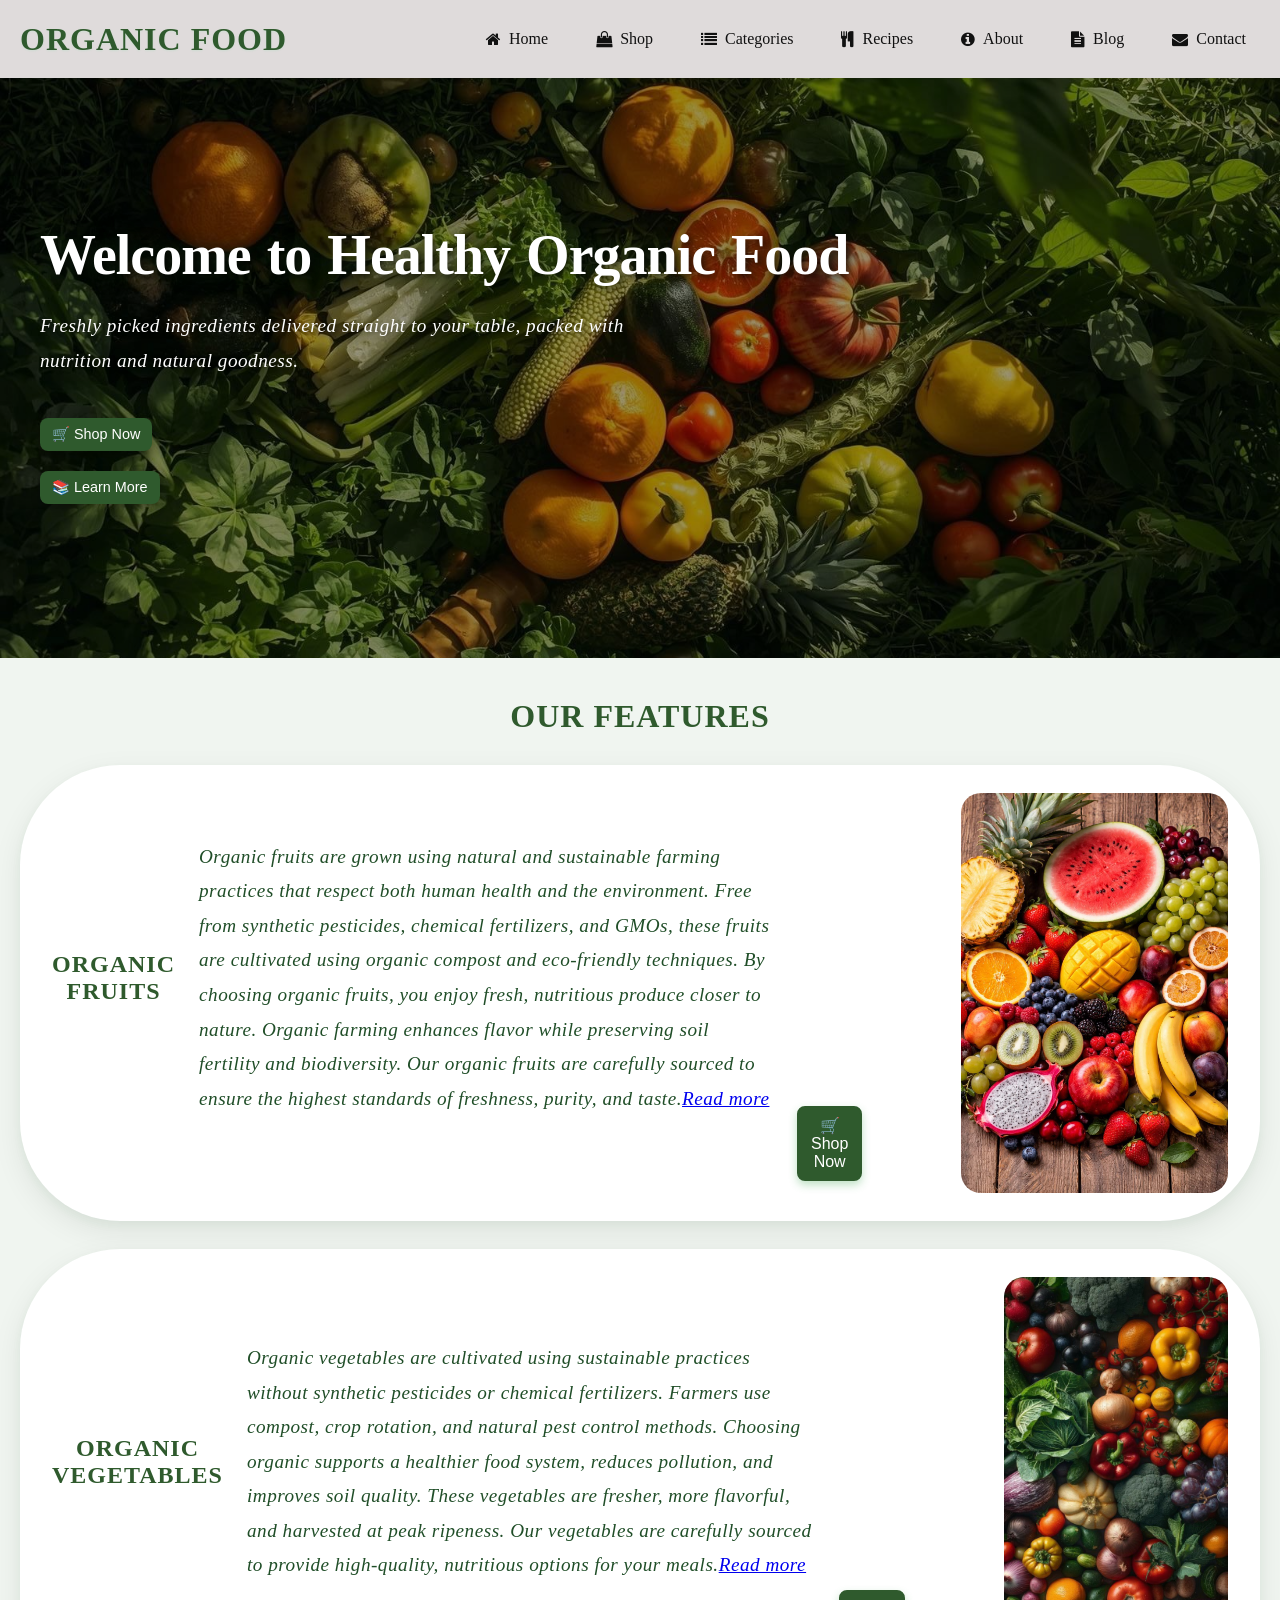
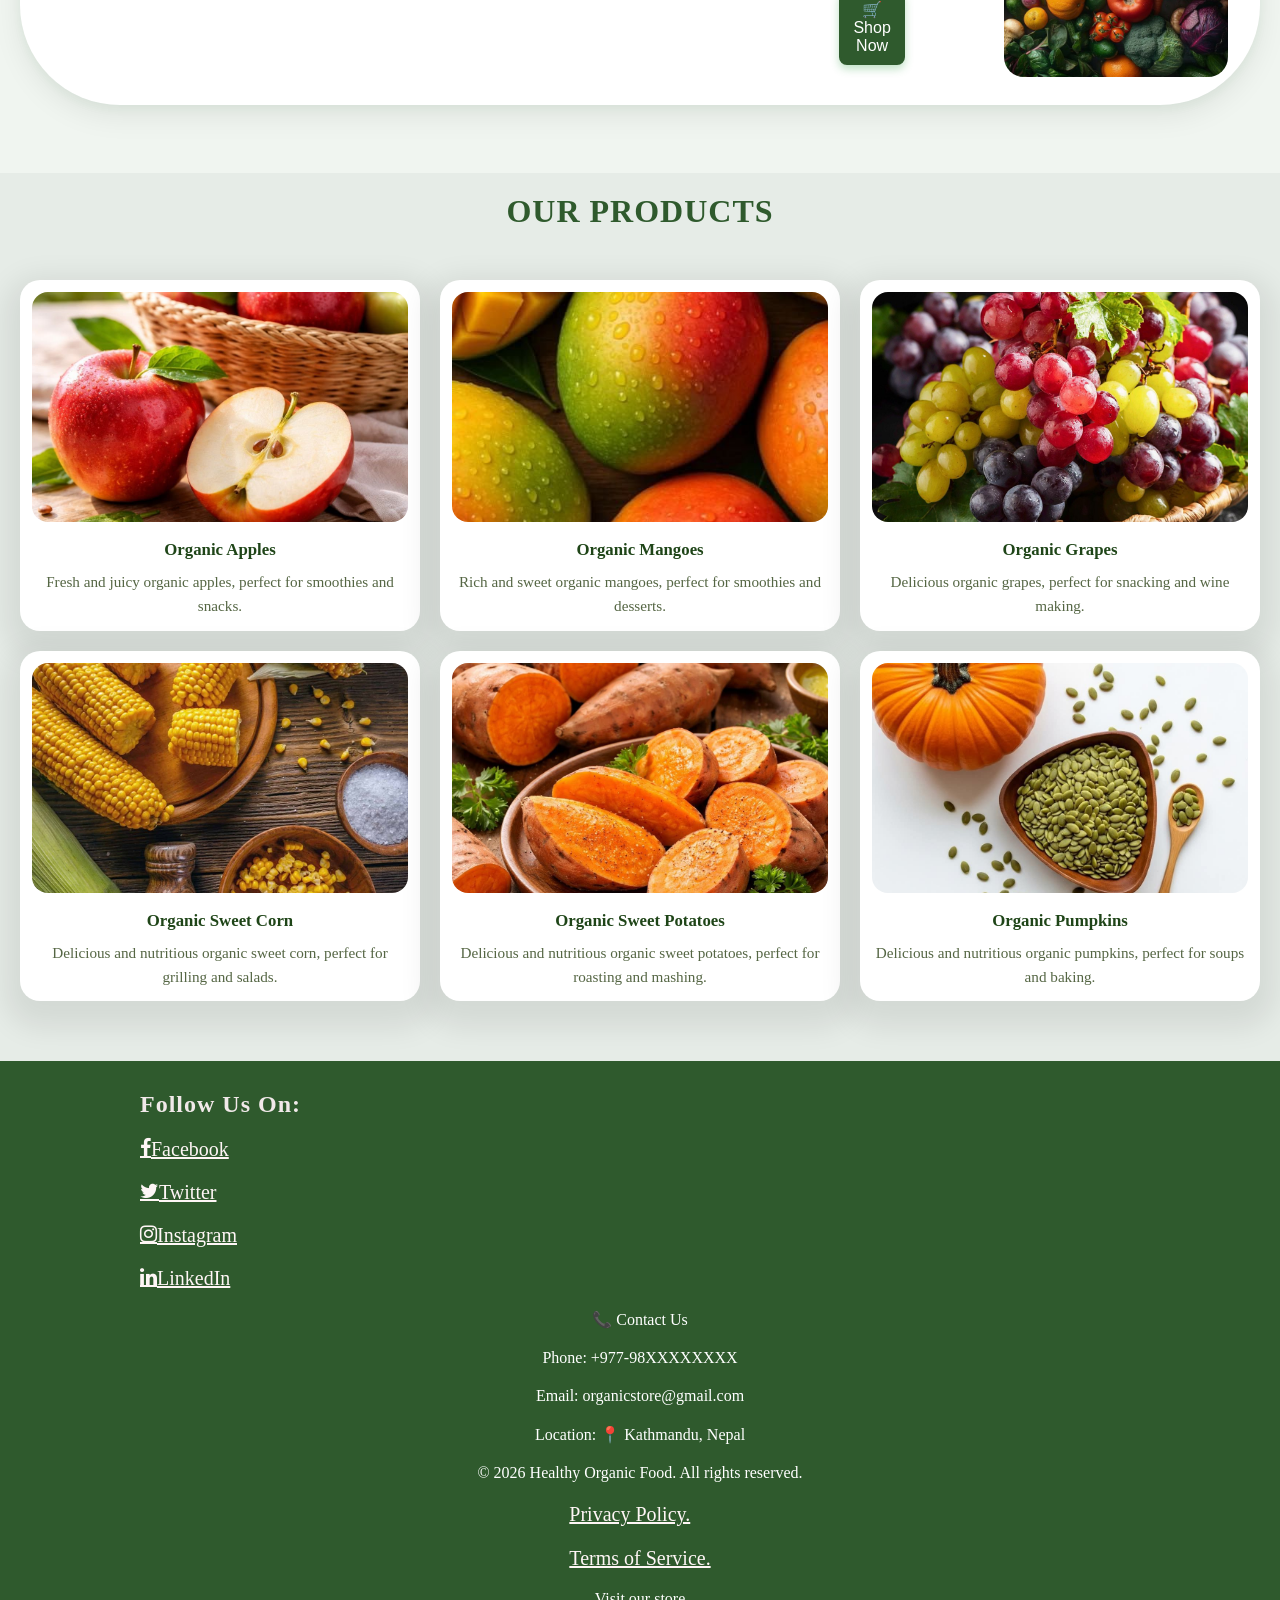
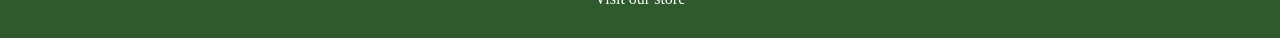
<file: food website/index.html>
<!DOCTYPE html>
<html lang="en">
<head>
    <meta charset="UTF-8">
    <meta name="viewport" content="width=device-width, initial-scale=1.0">
    <title>Food website of Darsu</title>
    <link rel="stylesheet" href="style.css">
    <link rel="stylesheet" href="https://cdnjs.cloudflare.com/ajax/libs/font-awesome/4.7.0/css/font-awesome.min.css">
</head>
<body>

    <header>
        <div class="container">
            <div class="logo">
                <h1>Organic Food</h1>
            </div>
            <nav>
                <ul>
                   <li><a href="#"><i class="fa fa-home"></i> Home</a></li>
                    <li><a href="#"><i class="fa fa-shopping-bag"></i> Shop</a></li>
                    <li><a href="#"><i class="fa fa-list"></i> Categories</a></li>
                    <li><a href="#"><i class="fa fa-cutlery"></i> Recipes</a></li>
                    <li><a href="#"><i class="fa fa-info-circle"></i> About</a></li>
                    <li><a href="#"><i class="fa fa-file-text"></i> Blog</a></li>
                    <li><a href="#"><i class="fa fa-envelope"></i> Contact</a></li>
                </ul>
            </nav>
        </div>
    </header>


    <section class="hero">
        <div class="container">
            <h1>Welcome to Healthy Organic Food</h1>
            <p>Freshly picked ingredients delivered straight to your table, packed with nutrition and natural goodness.</p>
            <a href="#" class="btn">
                <button>🛒 Shop Now</button>
            </a>
            <a href="#" class="btn">
                <button>📚 Learn More</button>
            </a>
            <img src="healty food.jpeg" alt="Fresh organic vegetables" class="hero-image">
        </div>
    </section>

    <section class="features">
    <div class="features-container">
        <h2>Our Features</h2>
        <div class="features-cart">
            <h3>Organic Fruits</h3>
            <p>
                Organic fruits are grown using natural and sustainable farming practices that respect both human health and the environment. Free from synthetic pesticides, chemical fertilizers, and GMOs, these fruits are cultivated using organic compost and eco-friendly techniques.

                By choosing organic fruits, you enjoy fresh, nutritious produce closer to nature. Organic farming enhances flavor while preserving soil fertility and biodiversity.

                Our organic fruits are carefully sourced to ensure the highest standards of freshness, purity, and taste.<a href="#">Read more</a>
            </p>
            <a href="#" class="btn"><button>🛒Shop Now</button></a>
            <img src="Fruitssss.jpeg" alt="Fresh organic fruits" class="features-image">
        </div>

        <div class="features-cart">
            <h3>Organic Vegetables</h3>
            <p>
                Organic vegetables are cultivated using sustainable practices without synthetic pesticides or chemical fertilizers. Farmers use compost, crop rotation, and natural pest control methods.

                Choosing organic supports a healthier food system, reduces pollution, and improves soil quality. These vegetables are fresher, more flavorful, and harvested at peak ripeness.

                Our vegetables are carefully sourced to provide high-quality, nutritious options for your meals.<a href="#">Read more</a>
            </p>
            <a href="#" class="btn"><button>🛒Shop Now</button></a>
            <img src="Vegatblesssssss.jpeg" alt="Fresh organic vegetables" class="features-image">
        </div>
    </div>
</section>

<section class="product">
    <div class="container">
        <h2>Our Products</h2>
        <div class="product-list">
            <div class="product-Cart">
                <img src="Apple.jpeg" alt="Organic Apples">
                <h3>Organic Apples</h3>
                <p>Fresh and juicy organic apples, perfect for smoothies and snacks.</p>
            </div>
            <div class="product-Cart">
                <img src="Mango.jpeg" alt="Organic Mangoes">
                <h3>Organic Mangoes</h3>
                <p>Rich and sweet organic mangoes, perfect for smoothies and desserts.</p>
            </div>
            <div class="product-Cart">
                <img src="Graps.jpeg" alt="Organic Grapes">
                <h3>Organic Grapes</h3>
                <p>Delicious organic grapes, perfect for snacking and wine making.</p>
            </div>
            <div class="product-Cart">
                <img src="sweet corn.jpeg" alt="Organic Sweet Corn">
                <h3>Organic Sweet Corn</h3>
                <p>Delicious and nutritious organic sweet corn, perfect for grilling and salads.</p>
            </div>
            <div class="product-Cart">
                <img src="sweet patato.jpeg" alt="Organic Sweet Potatoes">
                <h3>Organic Sweet Potatoes</h3>
                <p>Delicious and nutritious organic sweet potatoes, perfect for roasting and mashing.</p>
            </div>
            <div class="product-Cart">
                <img src="pumkin.jpeg" alt="Organic Pumpkins">
                <h3>Organic Pumpkins</h3>
                <p>Delicious and nutritious organic pumpkins, perfect for soups and baking.</p>
            </div>
        </div>
    </div>
</section>


<footer>
    <div class="footer">
        <div class="social-media">
            <h2>Follow Us On: </h2>

            <a href="#"><i class="fa fa-facebook"></i> Facebook</a>
            <a href="#"><i class="fa fa-twitter"></i> Twitter</a>
            <a href="#"><i class="fa fa-instagram"></i> Instagram</a>
            <a href="#"><i class="fa fa-linkedin"></i> LinkedIn</a>

            <div class="contact-info">
                <p>📞 Contact Us</p>
                <p>Phone: +977-98XXXXXXXX</p>
                <p>Email: organicstore@gmail.com</p>
                <p>Location: 📍 Kathmandu, Nepal</p>
            </div>

            <p>&copy; 2026 Healthy Organic Food. All rights reserved.</p>

            <div class="legal-links">

            <a href="#">Privacy Policy.</a>
            <a href="#">Terms of Service.</a>
            </div>
            <p>Visit our store</p>
        </div>
    </div>
</footer>


</body>
</html>
</file>
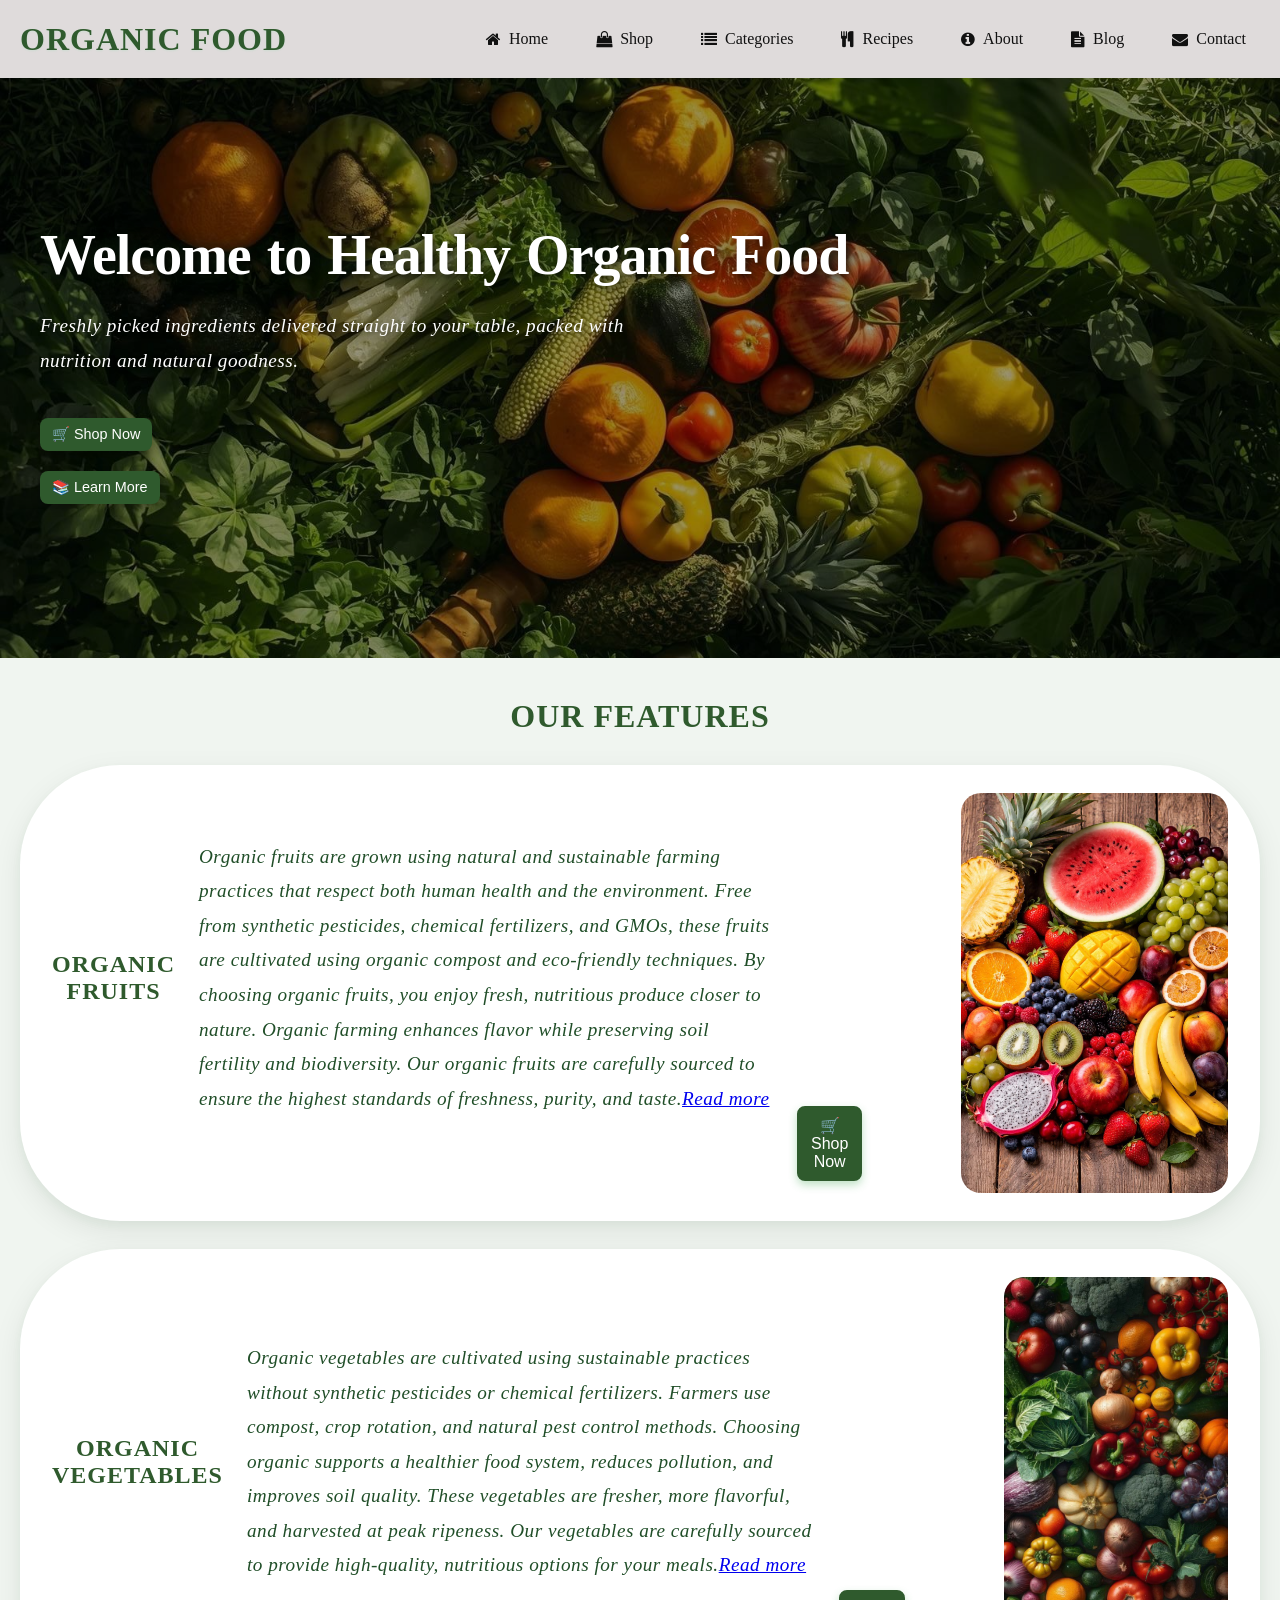
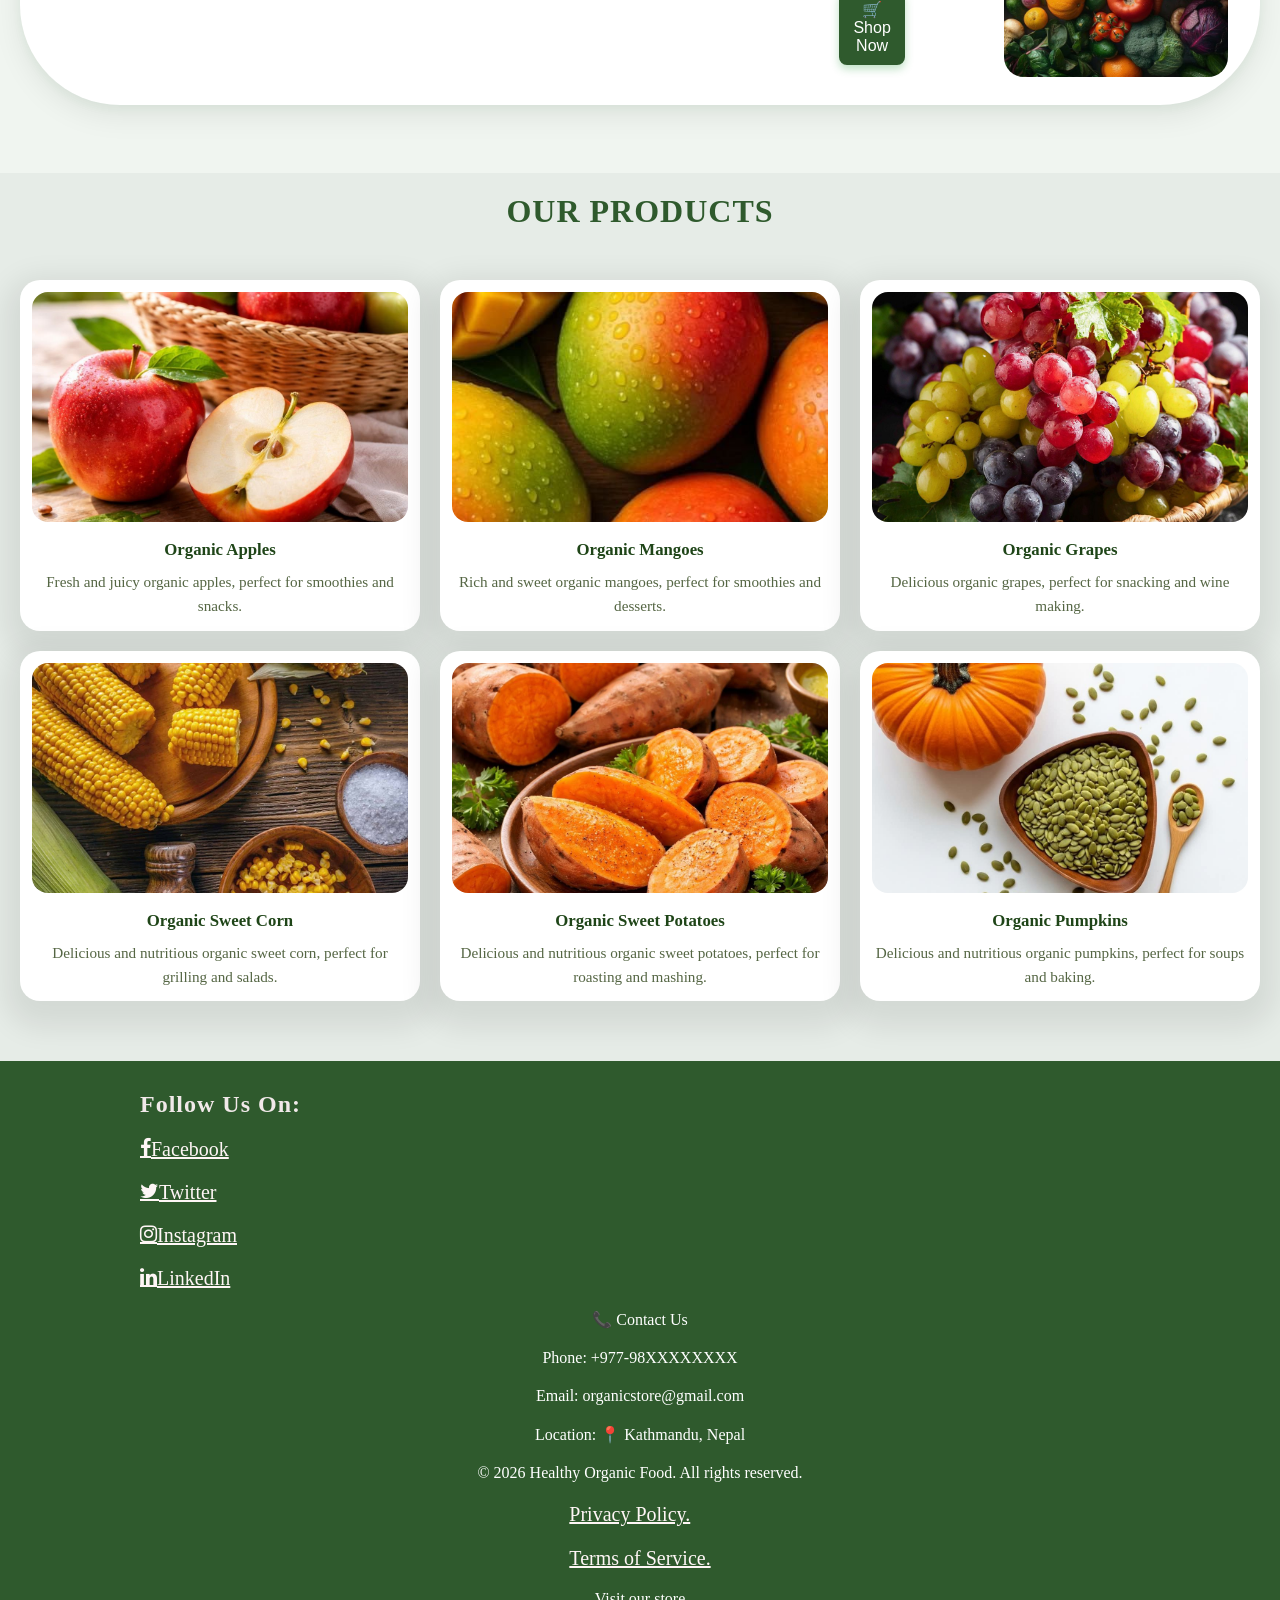
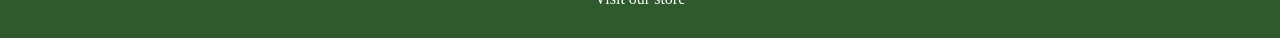
<file: food website/food website/index.html>
<!DOCTYPE html>
<html lang="en">
<head>
    <meta charset="UTF-8">
    <meta name="viewport" content="width=device-width, initial-scale=1.0">
    <title>Food website of Darsu</title>
    <link rel="stylesheet" href="style.css">
    <link rel="stylesheet" href="https://cdnjs.cloudflare.com/ajax/libs/font-awesome/4.7.0/css/font-awesome.min.css">
</head>
<body>

    <header>
        <div class="container">
            <div class="logo">
                <h1>Organic Food</h1>
            </div>
            <nav>
                <ul>
                   <li><a href="#"><i class="fa fa-home"></i> Home</a></li>
                    <li><a href="#"><i class="fa fa-shopping-bag"></i> Shop</a></li>
                    <li><a href="#"><i class="fa fa-list"></i> Categories</a></li>
                    <li><a href="#"><i class="fa fa-cutlery"></i> Recipes</a></li>
                    <li><a href="#"><i class="fa fa-info-circle"></i> About</a></li>
                    <li><a href="#"><i class="fa fa-file-text"></i> Blog</a></li>
                    <li><a href="#"><i class="fa fa-envelope"></i> Contact</a></li>
                </ul>
            </nav>
        </div>
    </header>


    <section class="hero">
        <div class="container">
            <h1>Welcome to Healthy Organic Food</h1>
            <p>Freshly picked ingredients delivered straight to your table, packed with nutrition and natural goodness.</p>
            <a href="#" class="btn">
                <button>🛒 Shop Now</button>
            </a>
            <a href="#" class="btn">
                <button>📚 Learn More</button>
            </a>
            <img src="healty food.jpeg" alt="Fresh organic vegetables" class="hero-image">
        </div>
    </section>

    <section class="features">
    <div class="features-container">
        <h2>Our Features</h2>
        <div class="features-cart">
            <h3>Organic Fruits</h3>
            <p>
                Organic fruits are grown using natural and sustainable farming practices that respect both human health and the environment. Free from synthetic pesticides, chemical fertilizers, and GMOs, these fruits are cultivated using organic compost and eco-friendly techniques.

                By choosing organic fruits, you enjoy fresh, nutritious produce closer to nature. Organic farming enhances flavor while preserving soil fertility and biodiversity.

                Our organic fruits are carefully sourced to ensure the highest standards of freshness, purity, and taste.<a href="#">Read more</a>
            </p>
            <a href="#" class="btn"><button>🛒Shop Now</button></a>
            <img src="Fruitssss.jpeg" alt="Fresh organic fruits" class="features-image">
        </div>

        <div class="features-cart">
            <h3>Organic Vegetables</h3>
            <p>
                Organic vegetables are cultivated using sustainable practices without synthetic pesticides or chemical fertilizers. Farmers use compost, crop rotation, and natural pest control methods.

                Choosing organic supports a healthier food system, reduces pollution, and improves soil quality. These vegetables are fresher, more flavorful, and harvested at peak ripeness.

                Our vegetables are carefully sourced to provide high-quality, nutritious options for your meals.<a href="#">Read more</a>
            </p>
            <a href="#" class="btn"><button>🛒Shop Now</button></a>
            <img src="Vegatblesssssss.jpeg" alt="Fresh organic vegetables" class="features-image">
        </div>
    </div>
</section>

<section class="product">
    <div class="container">
        <h2>Our Products</h2>
        <div class="product-list">
            <div class="product-Cart">
                <img src="Apple.jpeg" alt="Organic Apples">
                <h3>Organic Apples</h3>
                <p>Fresh and juicy organic apples, perfect for smoothies and snacks.</p>
            </div>
            <div class="product-Cart">
                <img src="Mango.jpeg" alt="Organic Mangoes">
                <h3>Organic Mangoes</h3>
                <p>Rich and sweet organic mangoes, perfect for smoothies and desserts.</p>
            </div>
            <div class="product-Cart">
                <img src="Graps.jpeg" alt="Organic Grapes">
                <h3>Organic Grapes</h3>
                <p>Delicious organic grapes, perfect for snacking and wine making.</p>
            </div>
            <div class="product-Cart">
                <img src="sweet corn.jpeg" alt="Organic Sweet Corn">
                <h3>Organic Sweet Corn</h3>
                <p>Delicious and nutritious organic sweet corn, perfect for grilling and salads.</p>
            </div>
            <div class="product-Cart">
                <img src="sweet patato.jpeg" alt="Organic Sweet Potatoes">
                <h3>Organic Sweet Potatoes</h3>
                <p>Delicious and nutritious organic sweet potatoes, perfect for roasting and mashing.</p>
            </div>
            <div class="product-Cart">
                <img src="pumkin.jpeg" alt="Organic Pumpkins">
                <h3>Organic Pumpkins</h3>
                <p>Delicious and nutritious organic pumpkins, perfect for soups and baking.</p>
            </div>
        </div>
    </div>
</section>


<footer>
    <div class="footer">
        <div class="social-media">
            <h2>Follow Us On: </h2>

            <a href="#"><i class="fa fa-facebook"></i> Facebook</a>
            <a href="#"><i class="fa fa-twitter"></i> Twitter</a>
            <a href="#"><i class="fa fa-instagram"></i> Instagram</a>
            <a href="#"><i class="fa fa-linkedin"></i> LinkedIn</a>

            <div class="contact-info">
                <p>📞 Contact Us</p>
                <p>Phone: +977-98XXXXXXXX</p>
                <p>Email: organicstore@gmail.com</p>
                <p>Location: 📍 Kathmandu, Nepal</p>
            </div>

            <p>&copy; 2026 Healthy Organic Food. All rights reserved.</p>

            <div class="legal-links">

            <a href="#">Privacy Policy.</a>
            <a href="#">Terms of Service.</a>
            </div>
            <p>Visit our store</p>
        </div>
    </div>
</footer>


</body>
</html>
</file>
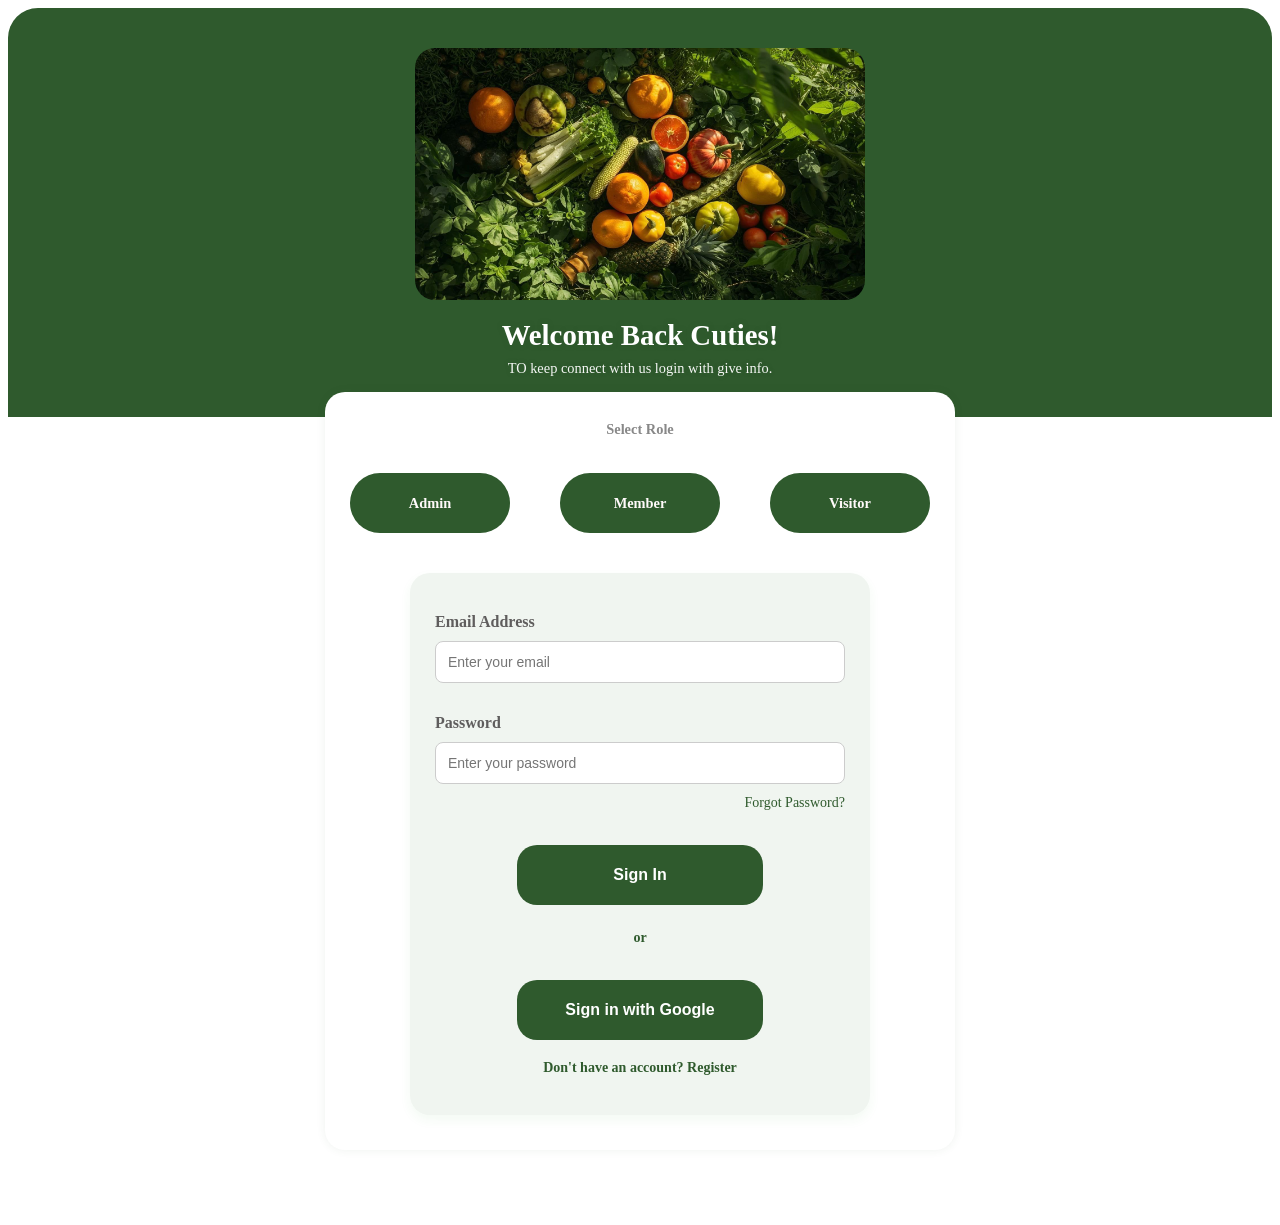
<file: food website/login.html>
<!DOCTYPE html>
<html lang="en">
<head>
    <meta charset="UTF-8">
    <meta name="viewport" content="width=device-width, initial-scale=1.0">
    <title>Welcome To Darsu food cafe</title>
    <link rel="stylesheet" href="login.css">
</head>
<body>
    <div class=" login">
        <img src="healty food.jpeg" alt="Food Background" class="login-image">
        <h2>Welcome Back Cuties!</h2> 
        <p>TO keep connect with us login with give info.</p>        
    </div>

<div class="role-section">
    <p class="role-title">Select Role</p>
    
    <div class="role-buttons">
        <button type="button" class="role-btn active">Admin</button>
        <button type="button" class="role-btn">Member</button>
        <button type="button" class="role-btn">Visitor</button>
    </div>
    <form class="login-form">
    <label>Email Address</label>
    <input type="email" placeholder="Enter your email" required>

    <label>Password</label>
    <input type="password" id="password" placeholder="Enter your password" required>

    <p onclick="window.location.href='forgot-password.html'">
    Forgot Password?
</p>
    <button type="Sign In">Sign In</button>
    <h3 class="sanu"> or </h3>
   <button type="button">
    Sign in with Google
</button>
  <h3 class="pukulu" onclick="window.location.href='register.html'">
  Don't have an account? Register
</h3>
</form>
</div>
    
</body>
</html>
</file>
<file: food website/style.css>
/* for whole page */
* {
    margin: 0;
    padding: 0;
    box-sizing: border-box;
}
body {
    background-color: #e6ece7;
}

/* Header section css */
header {
    background-color: #dfdbdb;
    box-shadow: 0 2px 4px 10pxpxrgba(236, 232, 232, 0.1);
}
.container {
    display: flex;
    justify-content: space-between;
    align-items: center;
    padding: 20px;
}
.logo h1 {
    color: #2f5a2d;
    margin: 0;
    font-size: 2rem;
    font-weight: 700;
    font-family: 'Georgia', 'Times New Roman', serif;
    letter-spacing: 1px;
    text-transform: uppercase;
    cursor: pointer;
    transition: all 0.3s ease;
    text-shadow: 0 1px 2px rgba(72, 232, 136, 0.1);
}
.logo h1:hover {
    color: #1a3d1f;
    transform: scale(1.05);
    text-shadow: 0 2px 4px rgba(0, 0, 0, 0.2);
}
nav {
    padding: 0;
}
nav ul {
    display: flex;
    gap: 20px;
    list-style: none;
    margin: 0;
    padding: 0;
    align-items: center;
}
nav li {
    margin: 0;
    border-radius: 20px;
    transition: background-color 0.3s ease;
}
nav li:hover {
    background-color: rgba(80, 187, 83, 0.5);
}
nav a {
    display: inline-flex;
    align-items: center;
    gap: 8px;
    padding: 10px 14px;
    color: #111;
    text-decoration: none;
    border-radius: 8px;
    transition: color 0.3s ease;
}
nav a:hover {
    color: #2f5a2d;
}

/* Hero Section */
/* for image */
.hero {
    background: url('healty food.jpeg') center/cover no-repeat;
    min-height: 580px;
    display: flex;
    align-items: center;
    justify-content: flex-start;
    position: relative;
}
/* Dark overlay layer - makes background image darker so white text is readable */
.hero::before {
    content: '';
    position: absolute;
    top: 0;
    left: 0;
    right: 0;
    bottom: 0;
    background: rgba(0, 0, 0, 0.4);  /* 40% black transparency */
    z-index: 1;  /* Sits on top of background image */
}

/* Position text and buttons on top of the dark overlay */
.hero .container {
    position: relative;
    z-index: 2;  /* Sits above the dark overlay */
    display: flex;
    flex-direction: column;  /* Stack items vertically */
    align-items: flex-start;  /* Align text to the left */
    justify-content: center;  /* Center vertically on page */
    text-align: left;
    padding: 40px;  /* Space around content */
}
/* h1 and p */
.hero h1 {
    color: #fff;
    font-size: 3.5rem;
    margin-bottom: 20px;
    font-family: 'Playfair Display', serif;
    font-weight: 900;
    letter-spacing: -1px;
    line-height: 1.2;
    text-shadow: 3px 3px 6px rgba(0, 0, 0, 0.6), 0 0 20px rgba(47, 90, 45, 0.4);
    word-spacing: 3px;
}
.hero p {
    color: #fff;
    font-size: 1.2rem;
    margin-bottom: 30px;
    max-width: 600px;
    font-family: 'Lora', serif;
    font-weight: 500;
    line-height: 1.8;
    letter-spacing: 0.5px;
    text-shadow: 2px 2px 4px rgba(0, 0, 0, 0.5);
    font-style: italic;
}
/* for buttons */
.hero .btn {
    display: inline-block;
    margin: 10px 15px 10px 0;
}
.hero .btn button {
    background-color: #2f5a2d;
    color: white;
    padding: 8px 12px;
    border: none;
    border-radius: 8px;
    font-size: 0.9rem;
    cursor: pointer;
    transition: all 0.3s ease;
    box-shadow: 0 4px 8px rgba(0, 0, 0, 0.3);
}
.hero .btn button:hover {
    background-color: #1a3d1f;
    transform: translateY(-2px);
    box-shadow: 0 6px 12px rgba(0, 0, 0, 0.4);
}

.hero-image {
    display: none;
}

.features {
    background-color: #f0f5f0;
    padding: 40px 20px;
}
.features h2{
    color: #2f5a2d;
    margin: 0 0 30px 0;
    font-size: 2rem;
    font-weight: 700;
    font-family: 'Georgia', 'Times New Roman', serif;
    letter-spacing: 1px;
    text-transform: uppercase;
    text-align: center;
    transition: all 0.3s ease;
}
.features h2:hover{
    color: #1a3d1f;
    transform: scale(1.03);
    text-shadow: 0 2px 4px rgba(0, 0, 0, 0.15);
}

/* Product cards row:  */
.features-list {
    display: flex;
    flex-wrap: wrap;
    gap: 30px;
    justify-content: flex-start;
    margin-top: 50px;
    padding: 0;
    list-style: none;
    
    /* Subtle animation on children when they appear */
    animation: fadeInUp 0.6s ease forwards;
}

.features-list > * {
    transition: all 0.4s cubic-bezier(0.4, 0, 0.2, 1);
}

.features-list > *:hover {
    transform: translateY(-8px);
}

/* Optional smooth entrance animation */
@keyframes fadeInUp {
    from {
        opacity: 0;
        transform: translateY(30px);
    }
    to {
        opacity: 1;
        transform: translateY(0);
    }
}

.features-cart {
    display: flex;
    align-items: center;
    gap: 24px;
    background: #ffffff;
    border-radius: 100px;
    padding: 28px 32px;
    box-shadow: 0 10px 30px rgba(0, 0, 0, 0.08),
                0 4px 10px rgba(47, 162, 57, 0.05);
    margin-bottom: 28px;
    max-width: 100%;
    transition: all 0.4s cubic-bezier(0.4, 0, 0.2, 1);
    border: 1px solid 10px rgba(123, 229, 144, 0.04);
}

.features-cart img {
   width: 400px;
    height: 400px;
    object-fit: cover;
    border-radius: 20px;
}


.features-cart p {
    color: #204e28;
    font-size: 1.2rem;
    margin-bottom: 30px;
    max-width: 600px;
    font-family: 'Lora', serif;
    font-weight: 500;
    line-height: 1.8;
    letter-spacing: 0.5px;
    font-style: italic;
}

.features-cart .btn {
    display: inline-block;
    margin: 10px 15px 10px 0;
    padding-top: 300px;
    padding-right: 60px;
}
.features-cart .btn button {
    background-color: #2f5a2d;
    color: white;
    padding: 8px 12px;
    border: 2px solid #2f5a2d;
    border-radius: 8px;
    font-size: 1rem;
    cursor: pointer;
    transition: all 0.3s ease;
    box-shadow: 0 4px 8px rgba(42, 157, 63, 0.3);
    align-items: center;
}
.features-cart .btn button:hover {
    background-color: #1a3d1f;
    transform: translateY(-2px);
    box-shadow: 0 6px 12px rgba(42, 157, 63, 0.3);
}

.features h3 {
    color: #2f5a2d;
    margin: 0 0 30px 0;
    font-size: 1.5rem;
    font-weight: 700;
    font-family: 'Georgia', 'Times New Roman', serif;
    letter-spacing: 1px;
    text-transform: uppercase;
    text-align: center;
    transition: all 0.3s ease;
   
}


/* Product section */ /*h2 desegning */
.product .container {
    display: flex;
    flex-direction: column;
    align-items: center;
    gap: 20px;
}

.product h2 {
    color: #2f5a2d;
    margin: 0;
    font-size: 2rem;
    font-weight: 700;
    font-family: 'Georgia', 'Times New Roman', serif;
    letter-spacing: 1px;
    text-transform: uppercase;
    text-align: center;
    transition: all 0.3s ease;
}
.product h2:hover {
    color: #1a3d1f;
    transform: scale(1.03);
    text-shadow: 0 2px 4px rgba(0, 0, 0, 0.15);
}

/* Product cards row:  */
.product-list {
    display: flex;
    flex-wrap: wrap;
    gap: 20px;
    justify-content: center;
    margin-top: 30px;
}

.product-Cart {
    flex: 1 1 calc(33.333% - 20px);
    background-color: #ffffff;
    border-radius: 20px;
    padding: 12px;
    box-shadow: 0 12px 28px 15px rgba(0, 0, 0, 0.08);
    text-align: center;
    transition: all 0.3s ease;
}

.product-Cart:hover {
    background-color: rgba(76, 175, 80, 0.15);
    transform: translateY(-8px) scale(1.02);
    box-shadow: 0 25px 50px 10px rgba(47, 90, 45, 0.2);
    border: 2px solid rgba(76, 175, 80, 0.3);
}

.product-Cart img {
    width: 100%;
    height: 230px;
    object-fit: cover;
    border-radius: 16px;
    margin-bottom: 14px;
    
}

.product-Cart h3 {
    margin-bottom: 10px;
    font-size: 1.05rem;
    color: #1f4518;
}

.product-Cart p {
    color: #556644;
    line-height: 1.6;
    font-size: 0.95rem;
}

@media (max-width: 900px) {
    .product-Cart {
        flex: 1 1 calc(50% - 20px);
    }
}

@media (max-width: 620px) {
    .product-list {
        flex-direction: column;
    }
    .product-Cart {
        flex: 1 1 100%;
    }
}
/* Main footer */
footer {
    background-color: #2f5a2d;
    color: white;
    padding: 30px 20px;
    text-align: center;
}

/* Main footer */
footer {
    background-color: #2f5a2d;
    color: white;
    padding: 30px 20px;
    text-align: center;
    margin-top: 40px;
}

.footer {
    max-width: 1000px;
    margin: auto;
}

.social-media h2 {
    color: #f1e9e9;
    font-size: 24px;
    font-weight: 600;
    margin-bottom: 15px;
    letter-spacing: 1px;
    font-family: 'Georgia', 'Times New Roman', serif;
    text-align: left;
}
.social-media a {
    display: flex;
    color: #fff6f6;
    font-size: 20px;
    transition: color 0.3s ease;
    justify-content: flex-start;
    margin-top: 20px;
}

.social-media a:hover {
    color: #a8d5a8;
}

.legal-links {
    display: inline-block;
    justify-content: center;
    margin: 0;
    padding: 0;
    line-height: 1.2;
}

.footer p {
    padding-top: 20px;
}

/* ===== Recipe page styles (migrated from recipes.css) ===== */
/* Keeps recipe-specific layout while reusing site colors */
.page-header{
    text-align:center;
    padding:60px;
    background:linear-gradient(135deg,#2f5a2d,#4a9e4a);
    color:white;
}

.featured{
    display:grid;
    grid-template-columns:1fr 1fr;
    margin:50px auto;
    max-width:1100px;
    background:#fff;
    border-radius:15px;
    overflow:hidden;
}
.featured img{width:100%;height:100%;object-fit:cover}
.featured-text{padding:40px}

.recipe-search{ text-align:center; margin:30px }
.recipe-search input{ padding:12px; width:60%; max-width:560px; border-radius:20px; border:1px solid #ccc }

.recipe-tags{ display:flex; justify-content:center; gap:10px; flex-wrap:wrap; margin:10px 20px }
.recipe-tags span{ padding:8px 16px; background:white; border:1px solid #ddd; border-radius:20px; cursor:pointer }
.recipe-tags span.active{ background:#2f5a2d; color:white }

.recipe-grid{ display:grid; grid-template-columns:repeat(auto-fill,minmax(250px,1fr)); gap:20px; padding:40px; max-width:1200px; margin:0 auto }
.recipe-card{ background:white; border-radius:10px; overflow:hidden; box-shadow:0 8px 24px rgba(0,0,0,0.06) }
.recipe-card img{ width:100%; height:180px; object-fit:cover }
.recipe-info{ padding:14px }

/* small responsive tweaks */
@media (max-width:800px){
  .featured{ grid-template-columns:1fr; margin:20px }
  .recipe-search input{ width:90% }
}

/* ensure footer spacing for recipe page */
footer{ margin-top:40px }

/* end recipe styles */
</file>
<file: food website/food website/style.css>
/* for whole page */
* {
    margin: 0;
    padding: 0;
    box-sizing: border-box;
}
body {
    background-color: #e6ece7;
}

/* Header section css */
header {
    background-color: #dfdbdb;
    box-shadow: 0 2px 4px 10pxpxrgba(236, 232, 232, 0.1);
}
.container {
    display: flex;
    justify-content: space-between;
    align-items: center;
    padding: 20px;
}
.logo h1 {
    color: #2f5a2d;
    margin: 0;
    font-size: 2rem;
    font-weight: 700;
    font-family: 'Georgia', 'Times New Roman', serif;
    letter-spacing: 1px;
    text-transform: uppercase;
    cursor: pointer;
    transition: all 0.3s ease;
    text-shadow: 0 1px 2px rgba(72, 232, 136, 0.1);
}
.logo h1:hover {
    color: #1a3d1f;
    transform: scale(1.05);
    text-shadow: 0 2px 4px rgba(0, 0, 0, 0.2);
}
nav {
    padding: 0;
}
nav ul {
    display: flex;
    gap: 20px;
    list-style: none;
    margin: 0;
    padding: 0;
    align-items: center;
}
nav li {
    margin: 0;
    border-radius: 20px;
    transition: background-color 0.3s ease;
}
nav li:hover {
    background-color: rgba(80, 187, 83, 0.5);
}
nav a {
    display: inline-flex;
    align-items: center;
    gap: 8px;
    padding: 10px 14px;
    color: #111;
    text-decoration: none;
    border-radius: 8px;
    transition: color 0.3s ease;
}
nav a:hover {
    color: #2f5a2d;
}

/* Hero Section */
/* for image */
.hero {
    background: url('healty food.jpeg') center/cover no-repeat;
    min-height: 580px;
    display: flex;
    align-items: center;
    justify-content: flex-start;
    position: relative;
}
/* Dark overlay layer - makes background image darker so white text is readable */
.hero::before {
    content: '';
    position: absolute;
    top: 0;
    left: 0;
    right: 0;
    bottom: 0;
    background: rgba(0, 0, 0, 0.4);  /* 40% black transparency */
    z-index: 1;  /* Sits on top of background image */
}

/* Position text and buttons on top of the dark overlay */
.hero .container {
    position: relative;
    z-index: 2;  /* Sits above the dark overlay */
    display: flex;
    flex-direction: column;  /* Stack items vertically */
    align-items: flex-start;  /* Align text to the left */
    justify-content: center;  /* Center vertically on page */
    text-align: left;
    padding: 40px;  /* Space around content */
}
/* h1 and p */
.hero h1 {
    color: #fff;
    font-size: 3.5rem;
    margin-bottom: 20px;
    font-family: 'Playfair Display', serif;
    font-weight: 900;
    letter-spacing: -1px;
    line-height: 1.2;
    text-shadow: 3px 3px 6px rgba(0, 0, 0, 0.6), 0 0 20px rgba(47, 90, 45, 0.4);
    word-spacing: 3px;
}
.hero p {
    color: #fff;
    font-size: 1.2rem;
    margin-bottom: 30px;
    max-width: 600px;
    font-family: 'Lora', serif;
    font-weight: 500;
    line-height: 1.8;
    letter-spacing: 0.5px;
    text-shadow: 2px 2px 4px rgba(0, 0, 0, 0.5);
    font-style: italic;
}
/* for buttons */
.hero .btn {
    display: inline-block;
    margin: 10px 15px 10px 0;
}
.hero .btn button {
    background-color: #2f5a2d;
    color: white;
    padding: 8px 12px;
    border: none;
    border-radius: 8px;
    font-size: 0.9rem;
    cursor: pointer;
    transition: all 0.3s ease;
    box-shadow: 0 4px 8px rgba(0, 0, 0, 0.3);
}
.hero .btn button:hover {
    background-color: #1a3d1f;
    transform: translateY(-2px);
    box-shadow: 0 6px 12px rgba(0, 0, 0, 0.4);
}

.hero-image {
    display: none;
}

.features {
    background-color: #f0f5f0;
    padding: 40px 20px;
}
.features h2{
    color: #2f5a2d;
    margin: 0 0 30px 0;
    font-size: 2rem;
    font-weight: 700;
    font-family: 'Georgia', 'Times New Roman', serif;
    letter-spacing: 1px;
    text-transform: uppercase;
    text-align: center;
    transition: all 0.3s ease;
}
.features h2:hover{
    color: #1a3d1f;
    transform: scale(1.03);
    text-shadow: 0 2px 4px rgba(0, 0, 0, 0.15);
}

/* Product cards row:  */
.features-list {
    display: flex;
    flex-wrap: wrap;
    gap: 30px;
    justify-content: flex-start;
    margin-top: 50px;
    padding: 0;
    list-style: none;
    
    /* Subtle animation on children when they appear */
    animation: fadeInUp 0.6s ease forwards;
}

.features-list > * {
    transition: all 0.4s cubic-bezier(0.4, 0, 0.2, 1);
}

.features-list > *:hover {
    transform: translateY(-8px);
}

/* Optional smooth entrance animation */
@keyframes fadeInUp {
    from {
        opacity: 0;
        transform: translateY(30px);
    }
    to {
        opacity: 1;
        transform: translateY(0);
    }
}

.features-cart {
    display: flex;
    align-items: center;
    gap: 24px;
    background: #ffffff;
    border-radius: 100px;
    padding: 28px 32px;
    box-shadow: 0 10px 30px rgba(0, 0, 0, 0.08),
                0 4px 10px rgba(47, 162, 57, 0.05);
    margin-bottom: 28px;
    max-width: 100%;
    transition: all 0.4s cubic-bezier(0.4, 0, 0.2, 1);
    border: 1px solid 10px rgba(123, 229, 144, 0.04);
}

.features-cart img {
   width: 400px;
    height: 400px;
    object-fit: cover;
    border-radius: 20px;
}


.features-cart p {
    color: #204e28;
    font-size: 1.2rem;
    margin-bottom: 30px;
    max-width: 600px;
    font-family: 'Lora', serif;
    font-weight: 500;
    line-height: 1.8;
    letter-spacing: 0.5px;
    font-style: italic;
}

.features-cart .btn {
    display: inline-block;
    margin: 10px 15px 10px 0;
    padding-top: 300px;
    padding-right: 60px;
}
.features-cart .btn button {
    background-color: #2f5a2d;
    color: white;
    padding: 8px 12px;
    border: 2px solid #2f5a2d;
    border-radius: 8px;
    font-size: 1rem;
    cursor: pointer;
    transition: all 0.3s ease;
    box-shadow: 0 4px 8px rgba(42, 157, 63, 0.3);
    align-items: center;
}
.features-cart .btn button:hover {
    background-color: #1a3d1f;
    transform: translateY(-2px);
    box-shadow: 0 6px 12px rgba(42, 157, 63, 0.3);
}

.features h3 {
    color: #2f5a2d;
    margin: 0 0 30px 0;
    font-size: 1.5rem;
    font-weight: 700;
    font-family: 'Georgia', 'Times New Roman', serif;
    letter-spacing: 1px;
    text-transform: uppercase;
    text-align: center;
    transition: all 0.3s ease;
   
}


/* Product section */ /*h2 desegning */
.product .container {
    display: flex;
    flex-direction: column;
    align-items: center;
    gap: 20px;
}

.product h2 {
    color: #2f5a2d;
    margin: 0;
    font-size: 2rem;
    font-weight: 700;
    font-family: 'Georgia', 'Times New Roman', serif;
    letter-spacing: 1px;
    text-transform: uppercase;
    text-align: center;
    transition: all 0.3s ease;
}
.product h2:hover {
    color: #1a3d1f;
    transform: scale(1.03);
    text-shadow: 0 2px 4px rgba(0, 0, 0, 0.15);
}

/* Product cards row:  */
.product-list {
    display: flex;
    flex-wrap: wrap;
    gap: 20px;
    justify-content: center;
    margin-top: 30px;
}

.product-Cart {
    flex: 1 1 calc(33.333% - 20px);
    background-color: #ffffff;
    border-radius: 20px;
    padding: 12px;
    box-shadow: 0 12px 28px 15px rgba(0, 0, 0, 0.08);
    text-align: center;
    transition: all 0.3s ease;
}

.product-Cart:hover {
    background-color: rgba(76, 175, 80, 0.15);
    transform: translateY(-8px) scale(1.02);
    box-shadow: 0 25px 50px 10px rgba(47, 90, 45, 0.2);
    border: 2px solid rgba(76, 175, 80, 0.3);
}

.product-Cart img {
    width: 100%;
    height: 230px;
    object-fit: cover;
    border-radius: 16px;
    margin-bottom: 14px;
    
}

.product-Cart h3 {
    margin-bottom: 10px;
    font-size: 1.05rem;
    color: #1f4518;
}

.product-Cart p {
    color: #556644;
    line-height: 1.6;
    font-size: 0.95rem;
}

@media (max-width: 900px) {
    .product-Cart {
        flex: 1 1 calc(50% - 20px);
    }
}

@media (max-width: 620px) {
    .product-list {
        flex-direction: column;
    }
    .product-Cart {
        flex: 1 1 100%;
    }
}
/* Main footer */
footer {
    background-color: #2f5a2d;
    color: white;
    padding: 30px 20px;
    text-align: center;
}

/* Main footer */
footer {
    background-color: #2f5a2d;
    color: white;
    padding: 30px 20px;
    text-align: center;
    margin-top: 40px;
}

.footer {
    max-width: 1000px;
    margin: auto;
}

.social-media h2 {
    color: #f1e9e9;
    font-size: 24px;
    font-weight: 600;
    margin-bottom: 15px;
    letter-spacing: 1px;
    font-family: 'Georgia', 'Times New Roman', serif;
    text-align: left;
}
.social-media a {
    display: flex;
    color: #fff6f6;
    font-size: 20px;
    transition: color 0.3s ease;
    justify-content: flex-start;
    margin-top: 20px;
}

.social-media a:hover {
    color: #a8d5a8;
}

.legal-links {
    display: inline-block;
    justify-content: center;
    margin: 0;
    padding: 0;
    line-height: 1.2;
}

.footer p {
    padding-top: 20px;
}

/* ===== Recipe page styles (migrated from recipes.css) ===== */
/* Keeps recipe-specific layout while reusing site colors */
.page-header{
    text-align:center;
    padding:60px;
    background:linear-gradient(135deg,#2f5a2d,#4a9e4a);
    color:white;
}

.featured{
    display:grid;
    grid-template-columns:1fr 1fr;
    margin:50px auto;
    max-width:1100px;
    background:#fff;
    border-radius:15px;
    overflow:hidden;
}
.featured img{width:100%;height:100%;object-fit:cover}
.featured-text{padding:40px}

.recipe-search{ text-align:center; margin:30px }
.recipe-search input{ padding:12px; width:60%; max-width:560px; border-radius:20px; border:1px solid #ccc }

.recipe-tags{ display:flex; justify-content:center; gap:10px; flex-wrap:wrap; margin:10px 20px }
.recipe-tags span{ padding:8px 16px; background:white; border:1px solid #ddd; border-radius:20px; cursor:pointer }
.recipe-tags span.active{ background:#2f5a2d; color:white }

.recipe-grid{ display:grid; grid-template-columns:repeat(auto-fill,minmax(250px,1fr)); gap:20px; padding:40px; max-width:1200px; margin:0 auto }
.recipe-card{ background:white; border-radius:10px; overflow:hidden; box-shadow:0 8px 24px rgba(0,0,0,0.06) }
.recipe-card img{ width:100%; height:180px; object-fit:cover }
.recipe-info{ padding:14px }

/* small responsive tweaks */
@media (max-width:800px){
  .featured{ grid-template-columns:1fr; margin:20px }
  .recipe-search input{ width:90% }
}

/* ensure footer spacing for recipe page */
footer{ margin-top:40px }

/* end recipe styles */
</file>
<file: food website/login.css>
.login {
  background-color: #2f5a2d; /* Primary green from style.css */
  color: #ffffff;
  text-align: center;
  padding: 40px 20px;
  border-top-left-radius: 30px;
  border-top-right-radius: 30px;
}
.login-image {
  width: 450px;
  height: auto;
  object-fit: cover;
  border-radius: 20px;
  margin-bottom: 15px;
}
.login h2 {
  font-size: 1.8rem;
  margin: 0 0 8px 0;
  font-family: 'Georgia', serif;
  text-shadow: 0 0 5px rgba(47, 90, 45, 0.5);
}
.login p {
  font-size: 0.9rem;
  color: rgba(255, 255, 255, 0.95);
  margin: 0;
  text-shadow: 0 0 5px rgba(47, 90, 45, 0.3);
}
.login h2,
.login p {
  cursor: pointer;
  transition: all 0.3s ease;
}
.login h2:hover,
.login p:hover {
  color: #a8d5a8;
  text-shadow: 0 0 8px rgba(168, 213, 168, 0.6);
}

.role-section {
    width: 600px;
    margin: 25px auto;
    padding: 15px;
    background: white;
    border-radius: 20px;
    box-shadow: 0 0 10px rgba(47, 90, 45, 0.08);
    text-align: center;
    position: relative;
    top: -50px;
}

.role-title {
    font-size: 0.9rem;
    color: #888888;
    margin-bottom: 15px;
    font-weight: bold;

}

.role-buttons {
    display: flex;
    justify-content: space-between;
    gap: 50px;
    padding: 0 10px;
}
.role-btn {
    flex: 1;
    background-color: #2f5a2d;
    color: #fffafa;
    border: none;
    padding: 12px 0;
    border-radius: 30px;
    font-size: 0.9rem;
    font-weight: bold;
    cursor: pointer;
    transition: all 0.2s ease;
    font-family: 'times new roman', sans-serif;

}
.role-btn {
    transition: all 0.2s ease;
}
/* Hover effect */
.role-btn:hover {
    background-color: #a8d5a8;
    transform: translateY(-2px);
    box-shadow: 0 5px 12px rgba(0,0,0,0.08);
}
/* Click (active) effect */
.role-btn:active {
    transform: scale(0.98);
}

.login-form {
  width: 410px;
    margin: 40px auto 20px auto;
  padding: 25px;
  background: #f0f5f0;
  border-radius: 20px;
  box-shadow: 0 5px 12px rgba(47, 162, 57, 0.06);
}

.login-form label {
  display: block;
  margin-bottom: 10px;
  font-weight: bold;
  text-align: left;
  color: #5f5d5d;
  margin-top: 15px;
}

.login-form input {
  width: 100%;
  padding: 12px;
  margin-bottom: 16px;
  border: 1px solid #ccc;
  border-radius: 8px;
  font-size: 14px;
  box-sizing: border-box;
  transition: all 0.3s ease;
}
.login-form input:focus {
  outline: none;
  border-color: #2f5a2d;
  box-shadow: 0 0 10px rgba(47, 90, 45, 0.12);
}

.login-form p {
  text-align: right;
  color: #2f5a2d;
  cursor: pointer;
  font-size: 14px;
  margin-top: -5px;
  transition: color 0.3s ease;

}
.login-form p:hover {
  text-decoration: underline;
  color: #1a3d1f;
}

button {
  width: 60%;
  padding: 12px;
  background-color: #2f5a2d;
  color: white;
  border: none;
  border-radius: 20px;
  font-size: 16px;
  font-weight: bold;
  cursor: pointer;
  transition: all 0.4s ease;
  margin-top: 20px;
  height: 60px;
}

/* Hover effect */
button:hover {
  background-color: #1a3d1f;
  transform: translateY(-2px);
  box-shadow: 0 6px 12px rgba(0, 0, 0, 0.06);
}
/* Click effect */
button:active {
  transform: scale(0.98);
}
.sanu {
  width: 100%;
  text-align: center;
  color: #2f5a2d;
  font-size: 14px;
  font-weight: bold;
  margin-top: 25px
}
.pukulu {
  text-align: center;
  color: #2f5a2d;
  cursor: pointer;
  font-size: 14px;
  margin-top: 20px;
  transition: color 0.3s ease;
}
.pukulu:hover {
  text-decoration: underline;
  color: #1a3d1f;
}
</file>
